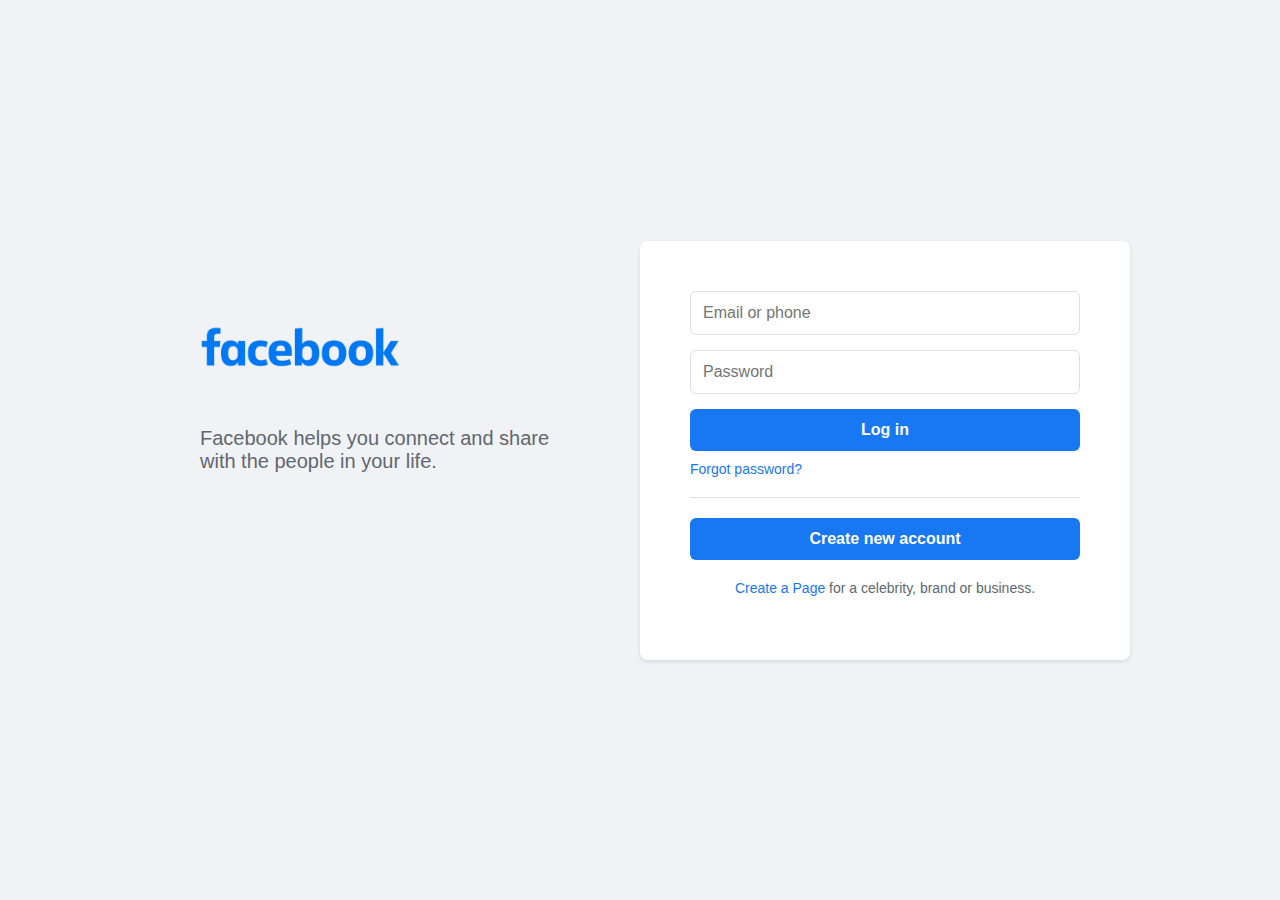
<file: index.html>
<!DOCTYPE html>
<head>
  <title>Facebook Login</title>
  <link rel="stylesheet" href="index.css">
</head>
<body>
  <div class="container">
    <div class="left">
      <img src="facebook-icon.png" alt="Facebook Logo" class="facebook-logo">
      <p>Facebook helps you connect and share with the people in your life.</p>
    </div>
    <div class="right">
      <form class="login-form" action="main.html" method="get">
        <input type="text" placeholder="Email or phone" required>
        <input type="password" placeholder="Password" required>
        <button type="submit">Log in</button>
        <a href="#">Forgot password?</a>
        <hr>
        <button class="new-account" type="button">Create new account</button>
      </form>
      <p class="create-page">
        <a href="#">Create a Page</a> for a celebrity, brand or business.
      </p>
    </div>
  </div>
</body>
</html>
</file>
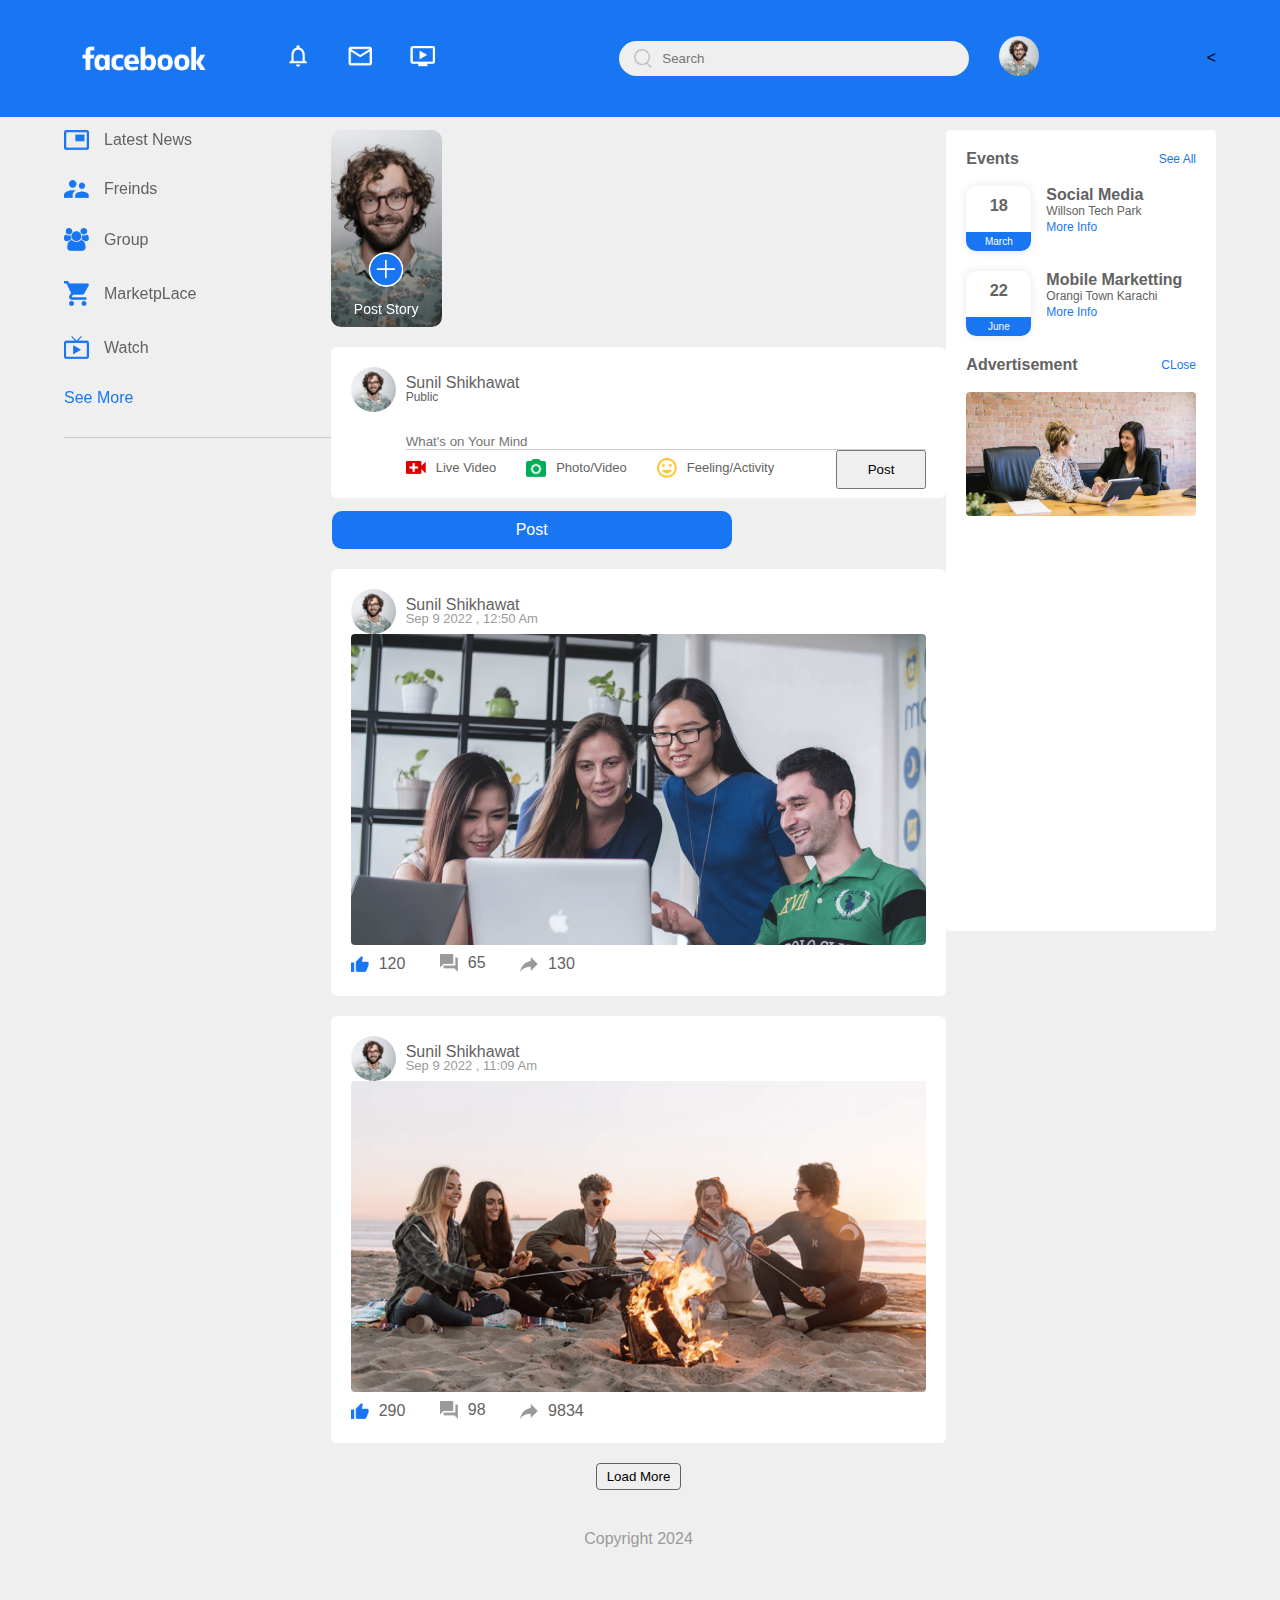
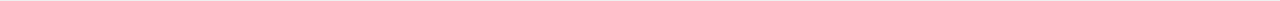
<file: main.html>
<!DOCTYPE html>
<head>
    <link rel="stylesheet" href="main.css">
    <title>Facebook</title>
</head>
<body>
            
    <nav>
        <div class="nav_left">
            <img src="images/logo.png" alt="Logo" class="logo">
            <ul>
                <li><img src="images/notification.png" alt="notification"></li>
                <li><img src="images/inbox.png" alt="inbox"></li>
                <li><img src="images/video.png" alt="video"></li>
            </ul>
        </div>
        <div class="nav_right">
            <div class="search_box">
                <img src="images/search.png" alt="search">
                <input type="search" placeholder="Search">
            </div>
            <div class="nav_user_icon online_icon" onclick="settingsMenuToggle()">
                <img src="images/profile-pic.png" alt="profile">
            </div>
        </div>
        <
        <div class="setting_menu">
            
            <div id="dark_btn" class="dark_btn_on">
                <span></span>
            </div>

            <div class="settings_menu_inner">
                <div class="user_profile">
                    <img src="images/profile-pic.png" alt="">
                    <div>
                        <p>Sunil Shikhawat</p>
                        <a href="./user.html">See Your Profile</a>
                    </div>
                </div>
                <hr />
                <div class="user_profile">
                    <img src="images/feedback.png" alt="">
                    <div>
                        <p>Give Feedback</p>
                        <a href="#">Help Us To improve  new design</a>
                    </div>
                </div>
                <hr />
                <div class="setting_link">
                    <img src="images/setting.png" class="setting_icon" alt="">
                    <a href="#">Setting & Privacy <img src="images/arrow.png" alt="" width="10px"></a>
                </div>
                <div class="setting_link">
                    <img src="images/help.png" class="setting_icon" alt="">
                    <a href="#">Help & Support <img src="images/arrow.png" alt="" width="10px"></a>
                </div>
                <div class="setting_link">
                    <img src="images/logout.png" class="setting_icon" alt="">
                    <a href="#">Logout<img src="images/arrow.png" alt="" width="10px"></a>
                </div>
            </div>
        </div>
    </nav>
    
    <div class="container">
        
        <div class="left_sidebar">
            <div class="important_link">
                <a href="#"><img src="images/news.png" alt="news">Latest News</a>
                <a href="#"><img src="images/friends.png" alt="Freinds">Freinds</a>
                <a href="#"><img src="images/group.png" alt="Group">Group</a>
                <a href="#"><img src="images/marketplace.png" alt="MarketpLace">MarketpLace</a>
                <a href="#"><img src="images/watch.png" alt="Watch">Watch</a>
                <a href="#">See More</a>
            </div>            
        </div>
        
        <div class="main_content">
            <div class="story_gallery">
                <div class="story story1">
                    <img src="images/upload.png" alt="Uploading Photo">
                    <p>Post Story</p>
                </div>                                
            </div>
            <div class="post_container">
                <div class="user_profile">
                    <img src="images/profile-pic.png" alt="">
                    <div>
                        <p>Sunil Shikhawat</p>
                        <small>Public <i class="fa fa-caret-down"></i></small>
                    </div>
                </div>
                <div class="post_input_container">
                    <input id="input_vlaue" placeholder="What's on Your Mind"/>
                    <button id="button_value">Post</button>
                    <div class="add_post_link">
                        <a href="#"><img src="images/live-video.png" alt="Video">Live Video</a>
                        <a href="#"><img src="images/photo.png" alt="Video">Photo/Video</a>
                        <a href="#"><img src="images/feeling.png" alt="Video">Feeling/Activity</a>
                    </div>
                </div>
            </div>
            <div id="post">
                Post
            </div>
            <div class="post_container">
                <div class="post_row">
                    <div class="user_profile">
                        <img src="images/profile-pic.png" alt="">
                        <div>
                            <p>Sunil Shikhawat</p>
                            <span>Sep 9 2022 , 12:50 Am</span>
                        </div>
                    </div>
                    
                </div>
               
                <img src="images/feed-image-1.png" alt="Feedback" class="post_img">
                <div class="post_row">
                    <div class="activity_icon">
                        <div><img src="images/like-blue.png" alt="Like">120</div>
                        <div><img src="images/comments.png" alt="Like">65</div>
                        <div><img src="images/share.png" alt="Like">130</div>
                    </div>
                    
                </div>
            </div>
            <div class="post_container">
                <div class="post_row">
                    <div class="user_profile">
                        <img src="images/profile-pic.png" alt="">
                        <div>
                            <p>Sunil Shikhawat</p>
                            <span>Sep 9 2022 , 11:09 Am</span>
                        </div>
                    </div>
                </div>
                
                <img src="images/feed-image-2.png" alt="Feedback" class="post_img">
                <div class="post_row">
                    <div class="activity_icon">
                        <div><img src="images/like-blue.png" alt="Like">290</div>
                        <div><img src="images/comments.png" alt="Like">98</div>
                        <div><img src="images/share.png" alt="Like">9834</div>
                    </div>
                </div>
            </div>
            
           
            
            <button type="button" class="our_btn">Load More</button>
                    <footer>
                            <p>Copyright 2024</p>
                    </footer>
        </div>
        
        <div class="right_sidebar">
            <div class="sider_bar_title">
                <h4>Events</h4>
                <a href="#">See All</a>
            </div>
            <div class="event">
                <div class="Left_event">
                    <h3>18</h3>
                    <span>March</span>
                </div>
                <div class="Right_event">
                        <h4>Social Media</h4>
                        <p><i class="fas fa-map-marker-alt"></i> Willson Tech Park</p>
                        <a href="#">More Info</a>
                </div>  
            </div>
            <div class="event">
                <div class="Left_event">
                    <h3>22</h3>
                    <span>June</span>
                </div>
                <div class="Right_event">
                        <h4>Mobile Marketting</h4>
                        <p><i class="fas fa-map-marker-alt"></i> Orangi Town Karachi</p>
                        <a href="#">More Info</a>
                </div>  
            </div>
            <div class="sider_bar_title">
                <h4>Advertisement</h4>
                <a href="#">CLose</a>
            </div>
            <img src="images/advertisement.png" alt="Advertisement" class="advirsment_side_bar">
           
                



<script src="script.js"></script>
</body>
</html>
</file>
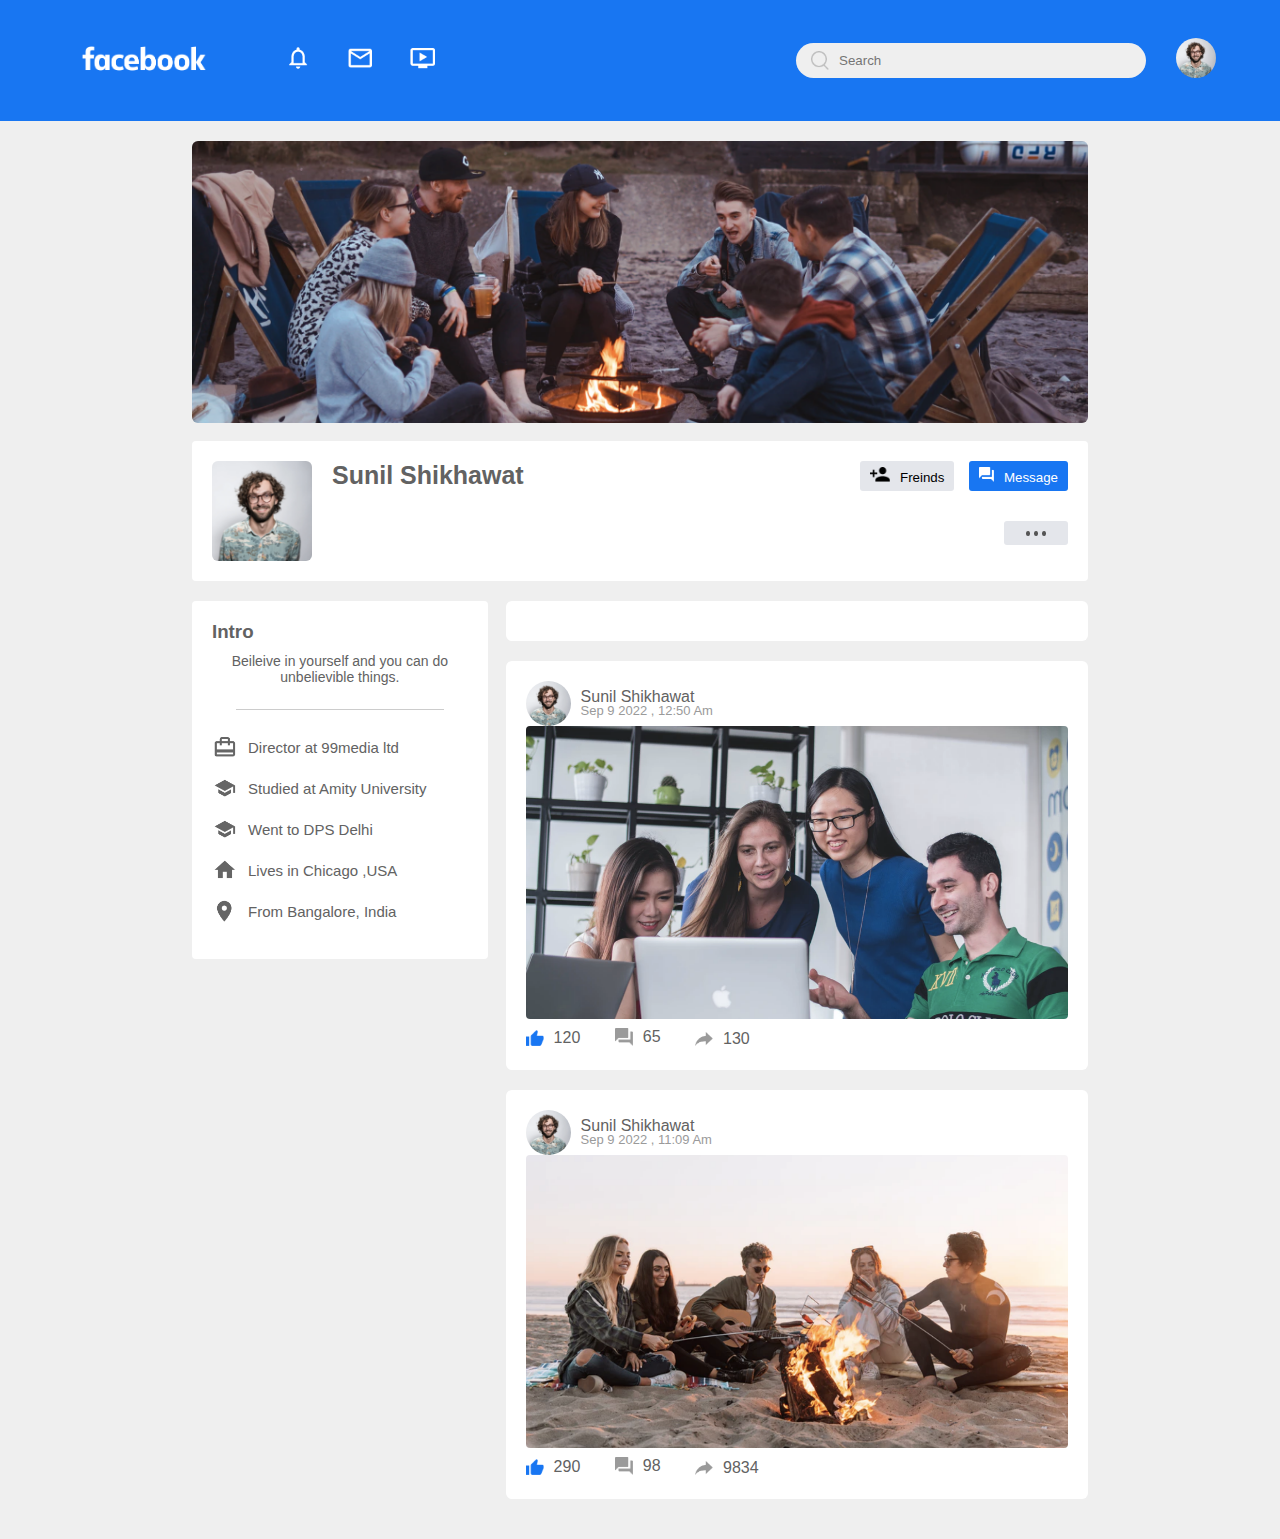
<file: user.html>
<!DOCTYPE html>
<html lang="en">
<head>
    <link rel="stylesheet" href="main.css">
    <title>Your Profile</title>
</head>
<body>
            
    <nav>
        <div class="nav_left">
            <a href="./index.html">
                <img src="images/logo.png" alt="Logo" class="logo">
            </a>
            <ul>
                <li><img src="images/notification.png" alt="notification"></li>
                <li><img src="images/inbox.png" alt="inbox"></li>
                <li><img src="images/video.png" alt="video"></li>
            </ul>
        </div>
        <div class="nav_right">
            <div class="search_box">
                <img src="images/search.png" alt="search">
                <input type="search" placeholder="Search">
            </div>
            <div class="nav_user_icon online_icon" onclick="settingsMenuToggle()">
                <img src="images/profile-pic.png" alt="profile">
            </div>
        </div>
        
        <div class="setting_menu">
            
            <div id="dark_btn" class="dark_btn_on">
                <span></span>
            </div>

            <div class="settings_menu_inner">
                <div class="user_profile">
                    <img src="images/profile-pic.png" alt="">
                    <div>
                        <p>Sunil Shikhawat</p>
                        <a href="#">See Your Profile</a>
                    </div>
                </div>
                <hr />
                <div class="user_profile">
                    <img src="images/feedback.png" alt="">
                    <div>
                        <p>Give Feedback</p>
                        <a href="#">Help Us To improve  new design</a>
                    </div>
                </div>
                <hr />
                <div class="setting_link">
                    <img src="images/setting.png" class="setting_icon" alt="">
                    <a href="#">Setting & Privacy <img src="images/arrow.png" alt="" width="10px"></a>
                </div>
                <div class="setting_link">
                    <img src="images/help.png" class="setting_icon" alt="">
                    <a href="#">Help & Support <img src="images/arrow.png" alt="" width="10px"></a>
                </div>
                <div class="setting_link">
                    <img src="images/logout.png" class="setting_icon" alt="">
                    <a href="#">Logout<img src="images/arrow.png" alt="" width="10px"></a>
                </div>
            </div>
        </div>
    </nav>
    
 
    <div class="profile_container">
        <img src="images/cover.png" alt="cover" class="cover">
        <div class="profile_detail">
            <div class="proflie_detail_left">
                <div class="profile_row">
                    <img src="images/profile.png" alt="Profile" class="pd_image">
                    <div>
                        <h3>Sunil Shikhawat</h3>
                        
                    </div>
                </div>
            </div>
            <div class="proflie_detail_right">
                <button type="button"><img src="images/add-friends.png" alt="">Freinds</button>
                <button type="button"><img src="images/message.png" alt="">Message</button>
                <br />
                <a href="#"><img src="images/more.png" alt=""></a>
            </div>
        </div>
        <div class="profile_info">
            <div class="info_col">
                <div class="profile_intro">
                    <h3>Intro</h3>
                    <p class="intro_text">Beileive in yourself and you can do unbelievible things.</p>
                    <hr>
                    <ul>
                        <li> <img src="images/profile-job.png" alt=""> Director at 99media ltd</li>
                        <li> <img src="images/profile-study.png" alt=""> Studied at Amity University</li>
                        <li> <img src="images/profile-study.png" alt=""> Went to DPS Delhi</li>
                        <li> <img src="images/profile-home.png" alt=""> Lives in Chicago ,USA</li>
                        <li> <img src="images/profile-location.png" alt=""> From Bangalore, India</li>
                    </ul>
                </div>                
            </div>
            <div class="post_col">
                <div class="post_container">
                    
                </div>
                <div class="post_container">
                    <div class="post_row">
                        <div class="user_profile">
                            <img src="images/profile-pic.png" alt="">
                            <div>
                                <p>Sunil Shikhawat</p>
                                <span>Sep 9 2022 , 12:50 Am</span>
                            </div>
                        </div>
                        <a href=""><i class="fa fa-ellipsis-v"></i></a>
                    </div>
                        
                    <img src="images/feed-image-1.png" alt="Feedback" class="post_img">
                    <div class="post_row">
                        <div class="activity_icon">
                            <div><img src="images/like-blue.png" alt="Like">120</div>
                            <div><img src="images/comments.png" alt="Like">65</div>
                            <div><img src="images/share.png" alt="Like">130</div>
                        </div>
                        
                    </div>
                </div>
                <div class="post_container">
                    <div class="post_row">
                        <div class="user_profile">
                            <img src="images/profile-pic.png" alt="">
                            <div>
                                <p>Sunil Shikhawat</p>
                                <span>Sep 9 2022 , 11:09 Am</span>
                            </div>
                        </div>
                        
                    </div>
            
                    <img src="images/feed-image-2.png" alt="Feedback" class="post_img">
                    <div class="post_row">
                        <div class="activity_icon">
                            <div><img src="images/like-blue.png" alt="Like">290</div>
                            <div><img src="images/comments.png" alt="Like">98</div>
                            <div><img src="images/share.png" alt="Like">9834</div>
                        </div>
                        
                    </div>
                </div>
                
                </div>
            </div>
        </div>
    </div>


<script src="script.js"></script>
</body>
</html>
</file>
<file: index.css>
body {
    font-family: Arial, sans-serif;
    margin: 0;
    padding: 0;
    background-color: #f0f2f5;
    display: flex;
    justify-content: center;
    align-items: center;
    height: 100vh;
  }
  
  .container {
    display: flex;
    max-width: 980px;
    width: 100%;
  }
  
  .left {
    flex: 1;
    padding: 50px;
  }  
  
  .left p {
    font-size: 20px;
    color: #606770;
    margin-top: 20px;
  }
  
  .right {
    flex: 1;
    padding: 50px;
    background-color: #fff;
    border-radius: 8px;
    box-shadow: 0 2px 4px rgba(0, 0, 0, 0.1);
  }
  
  .login-form {
    display: flex;
    flex-direction: column;
  }
  
  .login-form input {
    margin-bottom: 15px;
    padding: 12px;
    border: 1px solid #dddfe2;
    border-radius: 6px;
    font-size: 16px;
  }
  
  .login-form button {
    padding: 12px;
    border: none;
    border-radius: 6px;
    background-color: #1877f2;
    color: #fff;
    font-size: 16px;
    font-weight: bold;
    cursor: pointer;
  }
  
  .login-form button:hover {
    background-color: #165ecb;
  }
  
  .login-form a {
    color: #1877f2;
    font-size: 14px;
    text-decoration: none;
    margin-top: 10px;
  }
  
  .login-form a:hover {
    text-decoration: underline;
  }
  
  hr {
    margin: 20px 0;
    border: none;
    border-top: 1px solid #dddfe2;
  }
  
  
  .create-page {
    font-size: 14px;
    color: #606770;
    text-align: center;
    margin-top: 20px;
  }
  
  .create-page a {
    color: #1877f2;
    text-decoration: none;
  }
  
  .create-page a:hover {
    text-decoration: underline;
  }
  
  .facebook-logo {
    width: 200px;
    height: auto;
  }
</file>
<file: main.css>
* {
    margin: 0;
    padding: 0;
    font-family: 'Poppins', sans-serif;
    box-sizing: border-box;
}

body {
    background-color: #efefef;
}

#post {
    margin-top: 60px;
    margin-left: -540px;
}

nav {
    display: flex;
    align-items: center;
    justify-content: space-between;
    background-color: #1876f2;
    padding: 5px 5%;
    position: sticky;
    z-index: 1;
}

.logo {
    width: 160px;
    margin-right: 45px;
}

.nav_left,
.nav_right {
    display: flex;
    align-items: center;
}

.nav_left ul li {
    list-style: none;
    display: inline-block;
}

.nav_left ul li img {
    width: 28px;
    margin: 0 15px;
}

.nav_user_icon img {
    width: 40px;
    border-radius: 50%;
    cursor: pointer;
}

.nav_user_icon {
    margin-left: 30px;
}

.search_box {
    background: #efefef;
    width: 350px;
    border-radius: 20px;
    display: flex;
    align-items: center;
    padding: 0 15px;
}

.search_box img {
    width: 18px;
}

.search_box input {
    width: 100%;
    background-color: transparent;
    padding: 10px;
    outline: none;
    border: none;
}


.container {
    display: flex;
    justify-content: space-between;
    padding: 13px 5%;
}

.left_sidebar {
    flex-basis: 25%;
    position: sticky;
    top: 90px;
    align-self: flex-start;
}

.right_sidebar {
    background-color: #fff;
    flex-basis: 25%;
    padding: 20px;
    height: 89vh;
    border-radius: 4px;
    color: #626262;
    position: sticky;
    top: 70px;
    align-self: flex-start;
}

.main_content {
    flex-basis: 47%;
}

.important_link a {
    text-decoration: none;
    display: flex;
    align-items: center;
    margin-bottom: 30px;
    color: #626262;
    width: fit-content;
}

.important_link a img {
    width: 25px;
    margin-right: 15px;
}

.important_link a:last-child {
    color: #1876f2;
}

.important_link {
    border-bottom: 1px solid #ccc;
}




.sider_bar_title {
    display: flex;
    align-items: center;
    justify-content: space-between;
    margin-bottom: 18px;
}

.right_sidebar h4 {
    font-weight: 600;
    font-size: 16px;
}

.sider_bar_title a {
    text-decoration: none;
    color: #1876f2;
    font-size: 12px;
}

.event {
    display: flex;
    font-size: 14px;
    margin-bottom: 20px;
}

.event .Left_event {
    border-radius: 10px;
    height: 65px;
    width: 65px;
    margin-right: 15px;
    padding-top: 10px;
    text-align: center;
    position: relative;
    overflow: hidden;
    box-shadow: 0 0 10px rgba(0, 0, 0, 0.1);
}

.event .Left_event span {
    position: absolute;
    bottom: 0;
    left: 0;
    width: 100%;
    color: #fff;
    background-color: #1876f2;
    font-size: 10px;
    padding: 4px 0;
}

.event .Right_event p {
    font-size: 12px;
}

.event .Right_event a {
    font-size: 12px;
    text-decoration: none;
    color: #1876f2;
}

.advirsment_side_bar {
    width: 100%;
    margin-bottom: 20px;
    border-radius: 4px;
}



.story_gallery {
    display: flex;
    justify-content: space-between;
    margin-bottom: 20px;
}

.story {
    flex-basis: 18%;
    padding-top: 32%;
    position: relative;
    background-image: linear-gradient(transparent, rgba(0, 0, 0, 0.5)), url(images/status-1.png);
    background-position: center;
    background-size: cover;
    border-radius: 10px;
}

.story img {
    position: absolute;
    width: 45px;
    border-radius: 50%;
    top: 0;
    left: 0;
    border: 5px solid #1876f2;
}

.story p {
    position: absolute;
    bottom: 10px;
    width: 100%;
    text-align: center;
    color: #fff;
    font-size: 14px;
}



.story1 img {
    top: unset;
    left: 50%;
    bottom: 40px;
    transform: translateX(-50%);
    border: 0;
    width: 35px;
}

.post_container {
    width: 100%;
    background-color: #fff;
    border-radius: 6px;
    padding: 20px;
    color: #626262;
}

.user_profile {
    display: flex;
    align-items: center;
}

.user_profile img {
    width: 45px;
    border-radius: 50%;
    margin-right: 10px;
}

.user_profile p {
    margin-bottom: -5px;
    font-weight: 500;
    color: #626262;
}

.user_profile small {
    font-size: 12px;
}

.post_input_container {
    padding-left: 55px;
    padding-top: 20px;
}

.post_input_container input {
    width: 100%;
    border: 0;
    border-bottom: 1px solid #ccc;
    background-color: transparent;
    outline: none;
    margin-bottom: -330000000px;
    resize: none;
}

.add_post_link {
    display: flex;
    margin-top: -20px;
}

.add_post_link a {
    text-decoration: none;
    display: flex;
    align-items: center;
    color: #626262;
    margin-right: 30px;
    font-size: 13px;
}

.add_post_link a img {
    width: 20px;
    margin-right: 10px;
}

.post_container {
    width: 100%;
    background-color: #fff;
    border-radius: 6px;
    padding: 20px;
    color: #626262;
    margin: 20px 0;
}

.user_profile span {
    font-size: 13px;
    color: #9a9a9a;
}

.post_text {
    color: #9a9a9a;
    font-size: 15px;
    margin: 15px 0;
}

.post_text span {
    color: #626262;
    font-weight: 500;
}

.post_text a {
    color: #1876f2;
    text-decoration: none;
}

.post_img {
    width: 100%;
    border-radius: 4px;
    margin-bottom: 5px;
}

.post_row {
    display: flex;
    align-items: center;
    justify-content: space-between;
}

.post_row .activity_icon div img {
    width: 18px;
    margin-right: 10px;
}

.post_row .activity_icon div {
    display: inline-flex;
    align-items: center;
    margin-right: 30px;
}

.post_profile_icon {
    display: flex;
    align-items: center;
}

.post_profile_icon img {
    width: 20px;
    border-radius: 50%;
    margin-right: 5px;
}

.post_row a {
    color: #9a9a9a;
}

.our_btn {
    display: block;
    margin: auto;
    cursor: pointer;
    padding: 5px 10px;
    border: 1px solid #626262;
    background: transparent;
    border-radius: 4px;
}

footer {
    text-align: center;
    color: #9a9a9a;
    padding: 40px 0 40px;
    font-size: 16px;
}

.setting_menu {
    position: absolute;
    width: 90%;
    max-width: 350px;
    background-color: #fff;
    box-shadow: 0 0 10px rgba(0, 0, 0, 0.4);
    overflow: hidden;
    top: 108%;
    right: 5%;
    max-height: 0;
    transition: max-height 1s;
    border-radius: 4px;
}

.setting_menu_height {
    max-height: 450px;
}

.user_profile a {
    font-size: 12px;
    color: #1876f2;
    text-decoration: none;
}

.settings_menu_inner {
    padding: 20px;
}

.setting_menu hr {
    border: 0;
    height: 1px;
    background-color: #9a9a9a;
    margin: 15px 0;
}

.setting_link {
    display: flex;
    align-items: center;
    margin: 15px 0;
}

.setting_link .setting_icon {
    width: 38px;
    margin-right: 10px;
    border-radius: 50%;
}

.setting_link a {
    display: flex;
    flex: 1;
    align-items: center;
    justify-content: space-between;
    text-decoration: none;
    color: #626262;
}

#dark_btn {
    position: absolute;
    top: 20px;
    right: 20px;
    background-color: #ccc;
    width: 45px;
    border-radius: 15px;
    padding: 2px 3px;
    cursor: pointer;
    display: flex;
    transition: padding-left 0.3s, background-color 0.5s;
}

#dark_btn span {
    width: 18px;
    height: 18px;
    background-color: #fff;
    border-radius: 50%;
    display: inline-block;
}

.dark_btn_on {
    margin-left: 23px;
    background-color: #000;
}


.profile_container {
    padding: 20px 15%;
    color: #626262;
}

.cover {
    width: 100%;
    border-radius: 6px;
    margin-bottom: 14px;
}

.profile_detail {
    background-color: #fff;
    padding: 20px;
    border-radius: 4px;
    display: flex;
    align-items: flex-start;
    justify-content: space-between;
}

.profile_row {
    display: flex;
    align-items: flex-start;
}

.pd_image {
    width: 100px;
    margin-right: 20px;
    border-radius: 6px;
}

.profile_row div h3 {
    font-size: 25px;
    font-weight: 600;
}

.profile_row div p {
    font-size: 13px;
}

.profile_row div img {
    border-radius: 50%;
    width: 25px;
    margin-top: 12px;
}

.proflie_detail_right button {
    background-color: #1876f2;
    border: 0;
    outline: 0;
    padding: 6px 10px;
    display: inline-block;
    align-items: center;
    color: #fff;
    border-radius: 3px;
    margin-left: 10px;
    cursor: pointer;
}

.proflie_detail_right img {
    height: 15px;
    margin-right: 10px;
}

.proflie_detail_right button:first-child {
    background-color: #e4e6eb;
    color: #000;
}

.proflie_detail_right {
    text-align: right;
}

.proflie_detail_right a {
    background-color: #e4e6eb;
    border-radius: 3px;
    padding: 12px;
    display: inline-flex;
    margin-top: 30px;
    height: 20px;
}

.proflie_detail_right a img {
    width: 20px;
    margin-top: -2px;
    margin-left: 10px;
    height: 5px;
}

.profile_info {
    display: flex;
    align-items: flex-start;
    justify-content: space-between;
    margin-top: 20px;
}

.info_col {
    flex-basis: 33%;
}

.post_col {
    flex-basis: 65%;
    margin-top: -20px;
}

.profile_intro {
    background-color: #fff;
    padding: 20px;
    margin-bottom: 20px;
    border-radius: 4px;
}

.profile_intro h3 {
    font-weight: 600;
}

.intro_text {
    text-align: center;
    margin: 10px 0;
    font-size: 15px;
}

.intro_text img {
    width: 15px;
    margin-bottom: -3px;
}

.profile_intro hr {
    border: 0;
    height: 1px;
    background-color: #ccc;
    margin: 24px;
}

.profile_intro ul li {
    list-style-type: none;
    font-size: 15px;
    margin: 15px 0;
    display: flex;
    align-items: center;
}

.profile_intro ul li img {
    width: 26px;
    margin-right: 10px;
}

.title_box {
    display: flex;
    align-items: center;
    justify-content: space-between;
}

.title_box a {
    text-decoration: none;
    color: #1876f2;
    font-size: 14px;
}

.photo_box {
    display: grid;
    grid-template-columns: repeat(3, auto);
    grid-gap: 10px;
    margin-top: 15px;
}

.photo_box div img {
    width: 100%;
    cursor: pointer;
}

.profile_intro p {
    font-size: 14px;
}



@media (max-width: 900px) {
    .right_sidebar {
        display: none;
    }

    .left_sidebar {
        display: none;
    }

    nav {
        flex-wrap: wrap;
    }

    .search_box {
        display: none;
    }

    .logo {
        width: 110px;
        margin-right: 20px;
    }

    .nav_left ul li img {
        width: 20px;
        margin: 0 8px;
    }

    .nav_user_icon img {
        width: 30px;
    }

    .nav_user_icon {
        margin-left: 0;
    }

    .add_post_link {
        flex-wrap: wrap;
    }

    .main_content {
        flex-basis: 100%;
    }

    .story img {
        width: 30px;
        border-width: 3px;
        bottom: 30px;
    }

    .story p {
        font-size: 10px;
    }

    .add_post_link a {
        font-size: 11px;
        margin-right: 12px;
    }

    .add_post_link a img {
        width: 16px;
        margin-right: 5px;
    }

    .post_input_container {
        padding-left: 0;
    }
}


@media (max-width: 900px) {
    .profile_container {
        padding: 20px 5%;
    }

    .profile_detail {
        flex-wrap: wrap;
    }

    .proflie_detail_right {
        text-align: left;
        margin-top: 15px;
    }

    .proflie_detail_right button {
        margin-left: 0;
        margin-right: 10px;
    }

    .profile_info {
        flex-wrap: wrap;
    }

    .info_col {
        flex-basis: 100%;
    }

    .post_col {
        flex-basis: 100%;
    }
}

#button_value {
    padding: 10px 30px;
    margin-bottom: -440px;
    margin-left: 430px;
}

#post {
    background-color: #1876f2;
    color: #fff;
    margin-left: 1px;
    width: 400px;
    text-align: center;
    padding: 10px;
    border-radius: 10px;
    margin-top: -7px;
}
</file>
